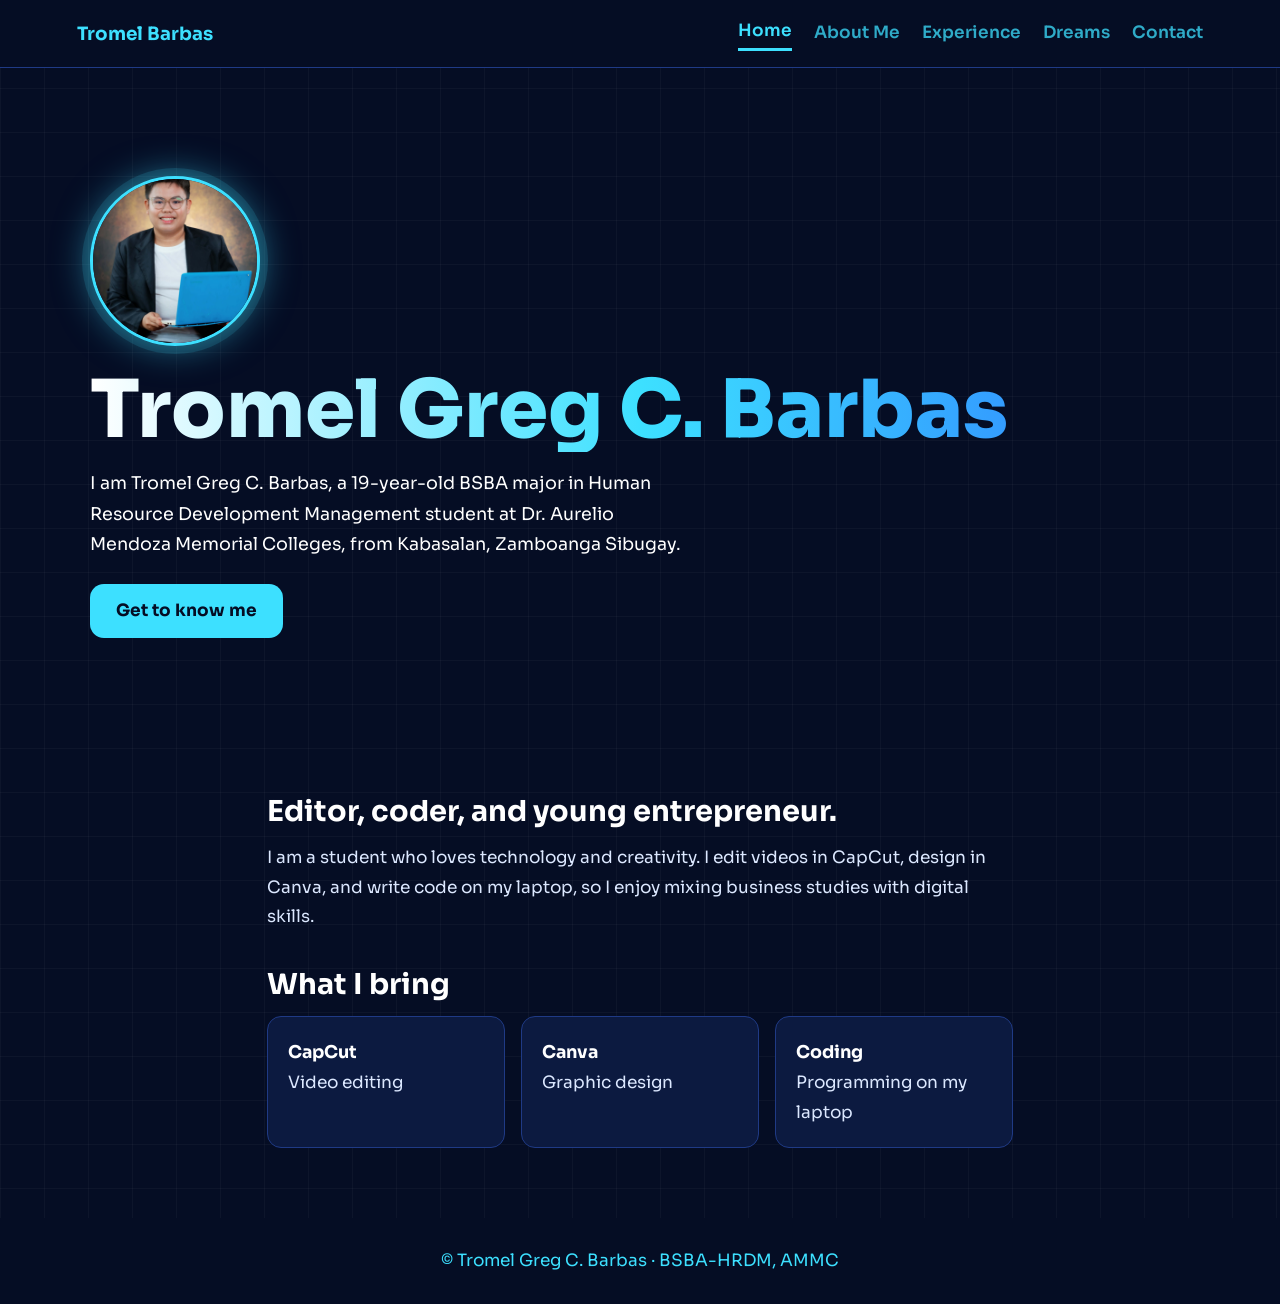
<file: index.html>
<!doctype html><html lang="en"><head><meta charset="utf-8"><meta name="viewport" content="width=device-width,initial-scale=1"><title>Tromel Greg C. Barbas | Tromel Greg C. Barbas</title><link href="https://fonts.googleapis.com/css2?family=Sora:wght@400;700;800&display=swap" rel="stylesheet"><link rel="stylesheet" href="style.css"></head><body><nav><b>Tromel Barbas</b><a href="index.html" class=on>Home</a><a href="about.html">About Me</a><a href="experience.html">Experience</a><a href="dreams.html">Dreams</a><a href="contact.html">Contact</a></nav><div class="hero"><div class=av>TB<img src="./IMAGES/2fb6fc82-ff66-4c26-a3b5-e8c35919c3fe.jfif" alt="Tromel Barbas" onerror="this.remove()"></div><h1>Tromel Greg C. Barbas</h1><p>I am Tromel Greg C. Barbas, a 19-year-old BSBA major in Human Resource Development Management student at Dr. Aurelio Mendoza Memorial Colleges, from Kabasalan, Zamboanga Sibugay.</p><a class=btn href=about.html>Get to know me</a></div><main><h2>Editor, coder, and young entrepreneur.</h2><p>I am a student who loves technology and creativity. I edit videos in CapCut, design in Canva, and write code on my laptop, so I enjoy mixing business studies with digital skills.</p><h2>What I bring</h2><div class=g><div class=c><b>CapCut</b>Video editing</div><div class=c><b>Canva</b>Graphic design</div><div class=c><b>Coding</b>Programming on my laptop</div></div></main><footer>© Tromel Greg C. Barbas · BSBA-HRDM, AMMC</footer></body></html>
</file>
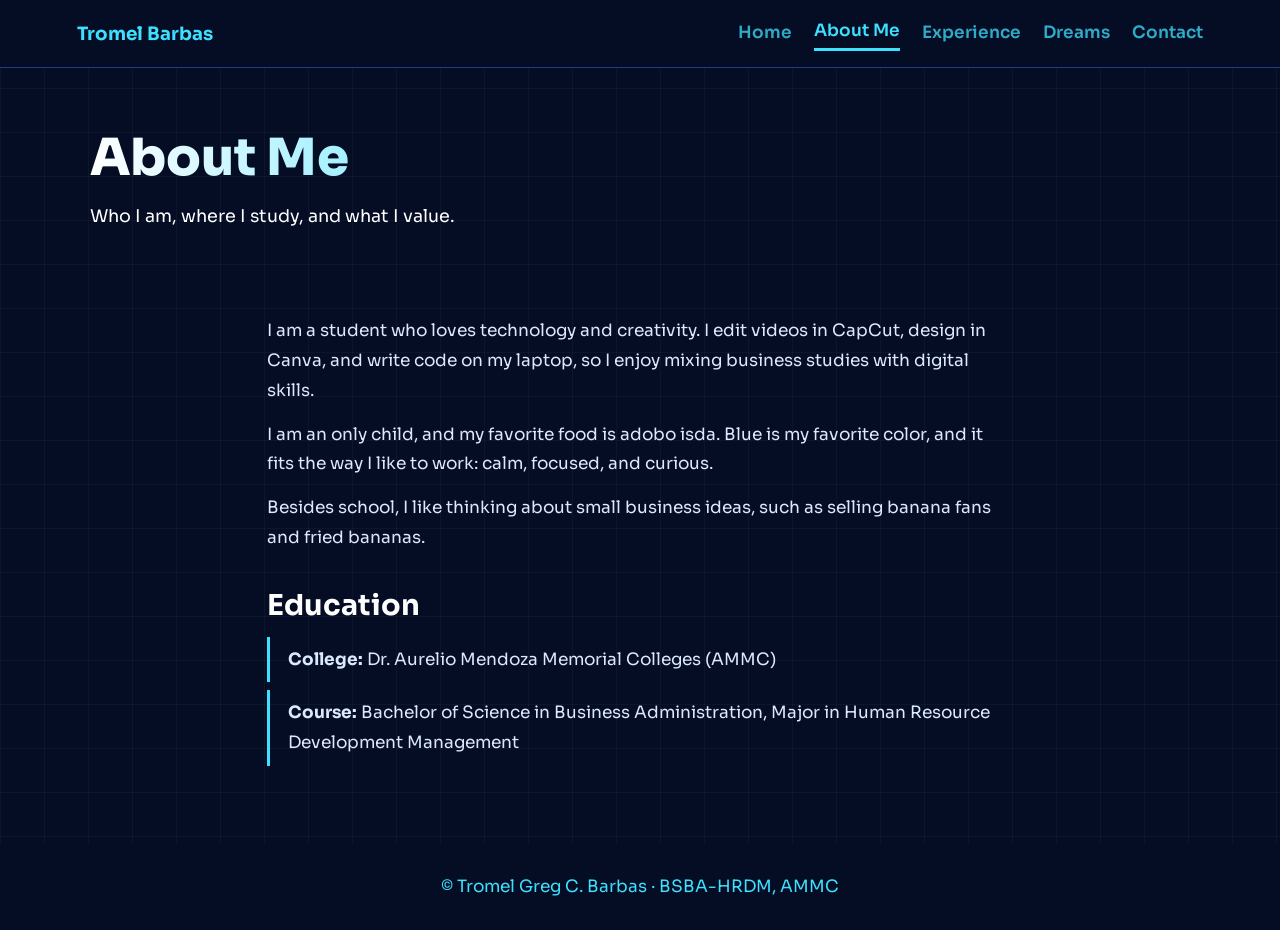
<file: about.html>
<!doctype html><html lang="en"><head><meta charset="utf-8"><meta name="viewport" content="width=device-width,initial-scale=1"><title>About Me | Tromel Greg C. Barbas</title><link href="https://fonts.googleapis.com/css2?family=Sora:wght@400;700;800&display=swap" rel="stylesheet"><link rel="stylesheet" href="style.css"></head><body><nav><b>Tromel Barbas</b><a href="index.html">Home</a><a href="about.html" class=on>About Me</a><a href="experience.html">Experience</a><a href="dreams.html">Dreams</a><a href="contact.html">Contact</a></nav><div class="hero sm"><h1>About Me</h1><p>Who I am, where I study, and what I value.</p></div><main><p>I am a student who loves technology and creativity. I edit videos in CapCut, design in Canva, and write code on my laptop, so I enjoy mixing business studies with digital skills.</p><p>I am an only child, and my favorite food is adobo isda. Blue is my favorite color, and it fits the way I like to work: calm, focused, and curious.</p><p>Besides school, I like thinking about small business ideas, such as selling banana fans and fried bananas.</p><h2>Education</h2><ul><li><b>College:</b> Dr. Aurelio Mendoza Memorial Colleges (AMMC)</li><li><b>Course:</b> Bachelor of Science in Business Administration, Major in Human Resource Development Management</li></ul></main><footer>© Tromel Greg C. Barbas · BSBA-HRDM, AMMC</footer></body></html>
</file>
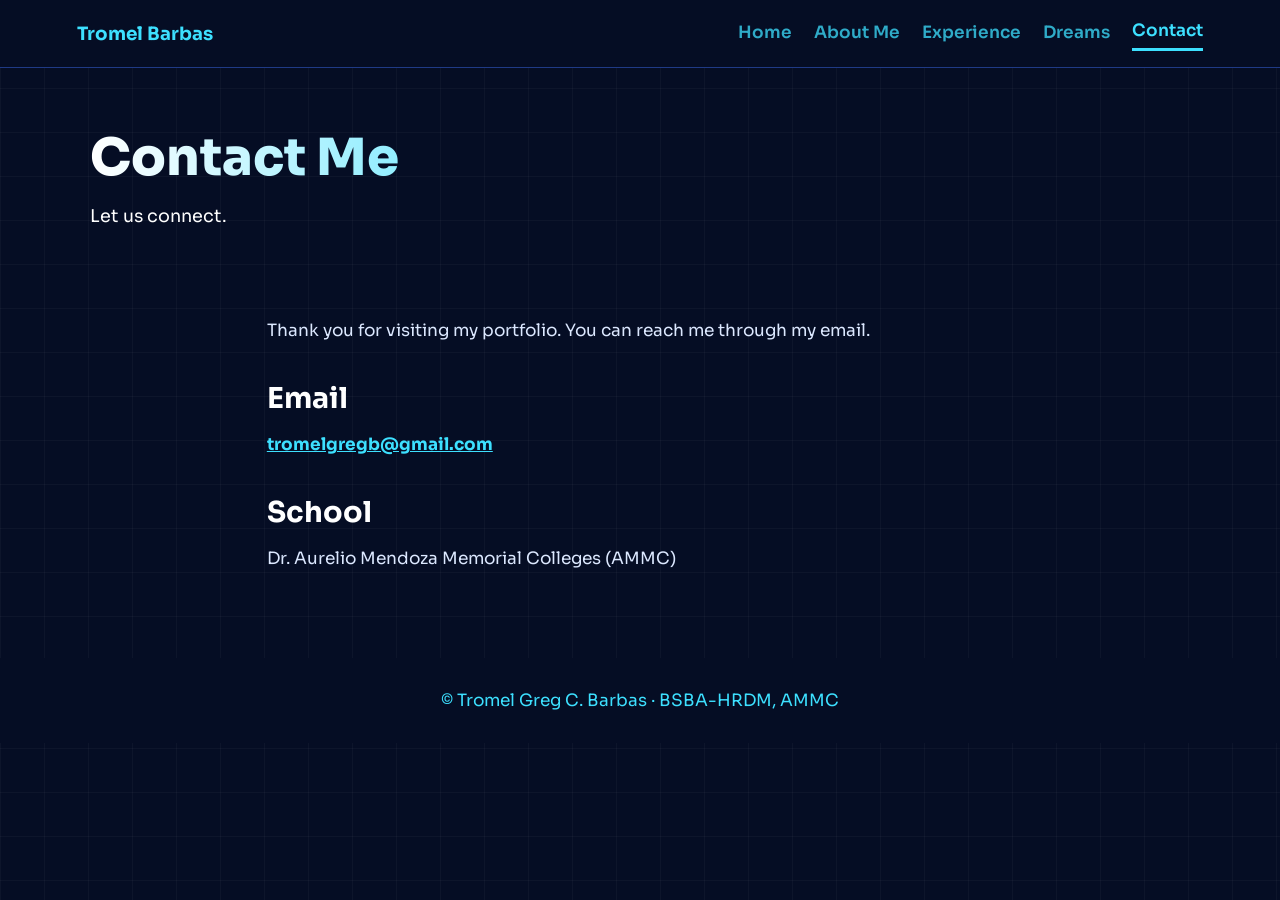
<file: contact.html>
<!doctype html><html lang="en"><head><meta charset="utf-8"><meta name="viewport" content="width=device-width,initial-scale=1"><title>Contact Me | Tromel Greg C. Barbas</title><link href="https://fonts.googleapis.com/css2?family=Sora:wght@400;700;800&display=swap" rel="stylesheet"><link rel="stylesheet" href="style.css"></head><body><nav><b>Tromel Barbas</b><a href="index.html">Home</a><a href="about.html">About Me</a><a href="experience.html">Experience</a><a href="dreams.html">Dreams</a><a href="contact.html" class=on>Contact</a></nav><div class="hero sm"><h1>Contact Me</h1><p>Let us connect.</p></div><main><p>Thank you for visiting my portfolio. You can reach me through my email.</p><h2>Email</h2><p><a href="mailto:tromelgregb@gmail.com">tromelgregb@gmail.com</a></p><h2>School</h2><p>Dr. Aurelio Mendoza Memorial Colleges (AMMC)</p></main><footer>© Tromel Greg C. Barbas · BSBA-HRDM, AMMC</footer></body></html>
</file>
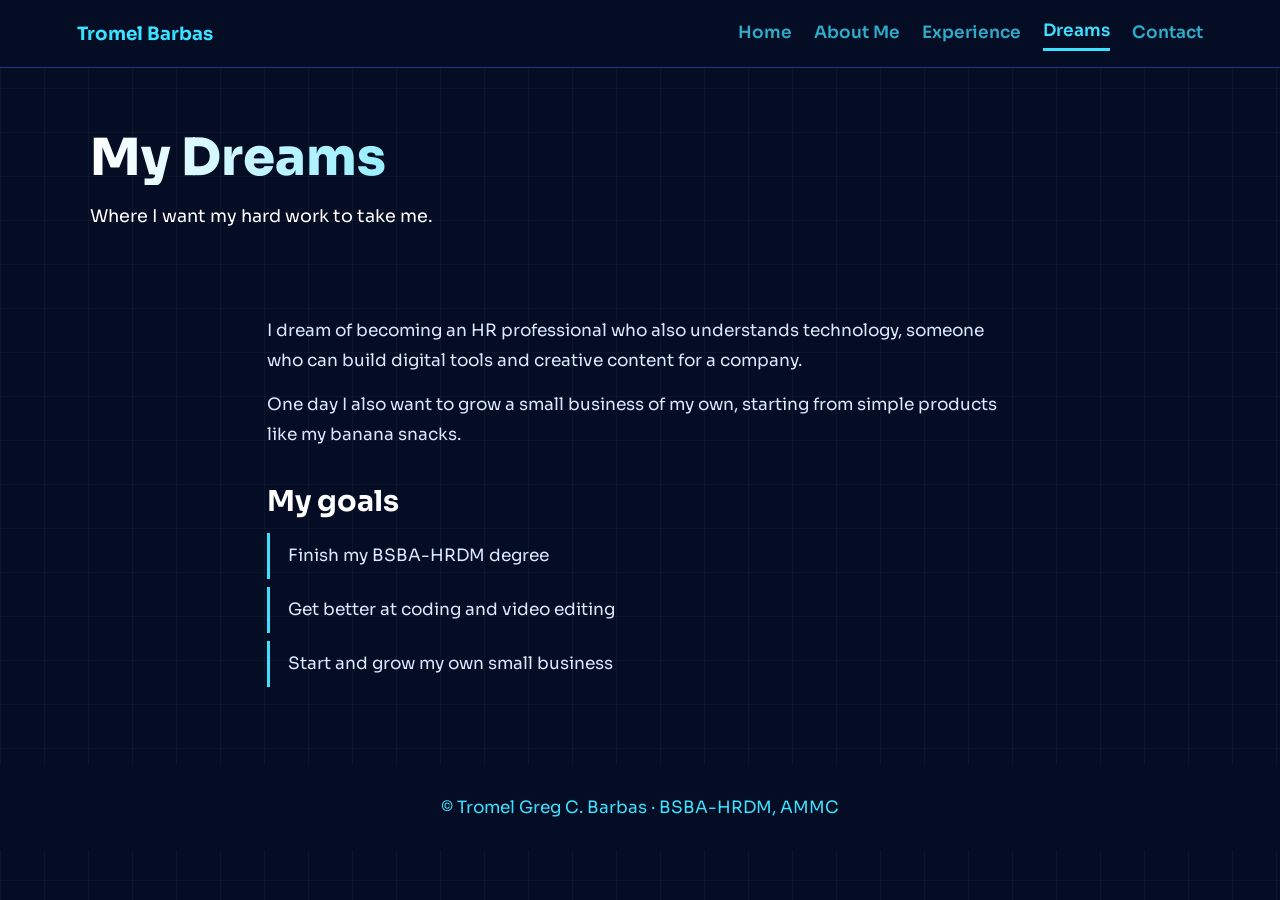
<file: dreams.html>
<!doctype html><html lang="en"><head><meta charset="utf-8"><meta name="viewport" content="width=device-width,initial-scale=1"><title>My Dreams | Tromel Greg C. Barbas</title><link href="https://fonts.googleapis.com/css2?family=Sora:wght@400;700;800&display=swap" rel="stylesheet"><link rel="stylesheet" href="style.css"></head><body><nav><b>Tromel Barbas</b><a href="index.html">Home</a><a href="about.html">About Me</a><a href="experience.html">Experience</a><a href="dreams.html" class=on>Dreams</a><a href="contact.html">Contact</a></nav><div class="hero sm"><h1>My Dreams</h1><p>Where I want my hard work to take me.</p></div><main><p>I dream of becoming an HR professional who also understands technology, someone who can build digital tools and creative content for a company.</p><p>One day I also want to grow a small business of my own, starting from simple products like my banana snacks.</p><h2>My goals</h2><ul><li>Finish my BSBA-HRDM degree</li><li>Get better at coding and video editing</li><li>Start and grow my own small business</li></ul></main><footer>© Tromel Greg C. Barbas · BSBA-HRDM, AMMC</footer></body></html>
</file>
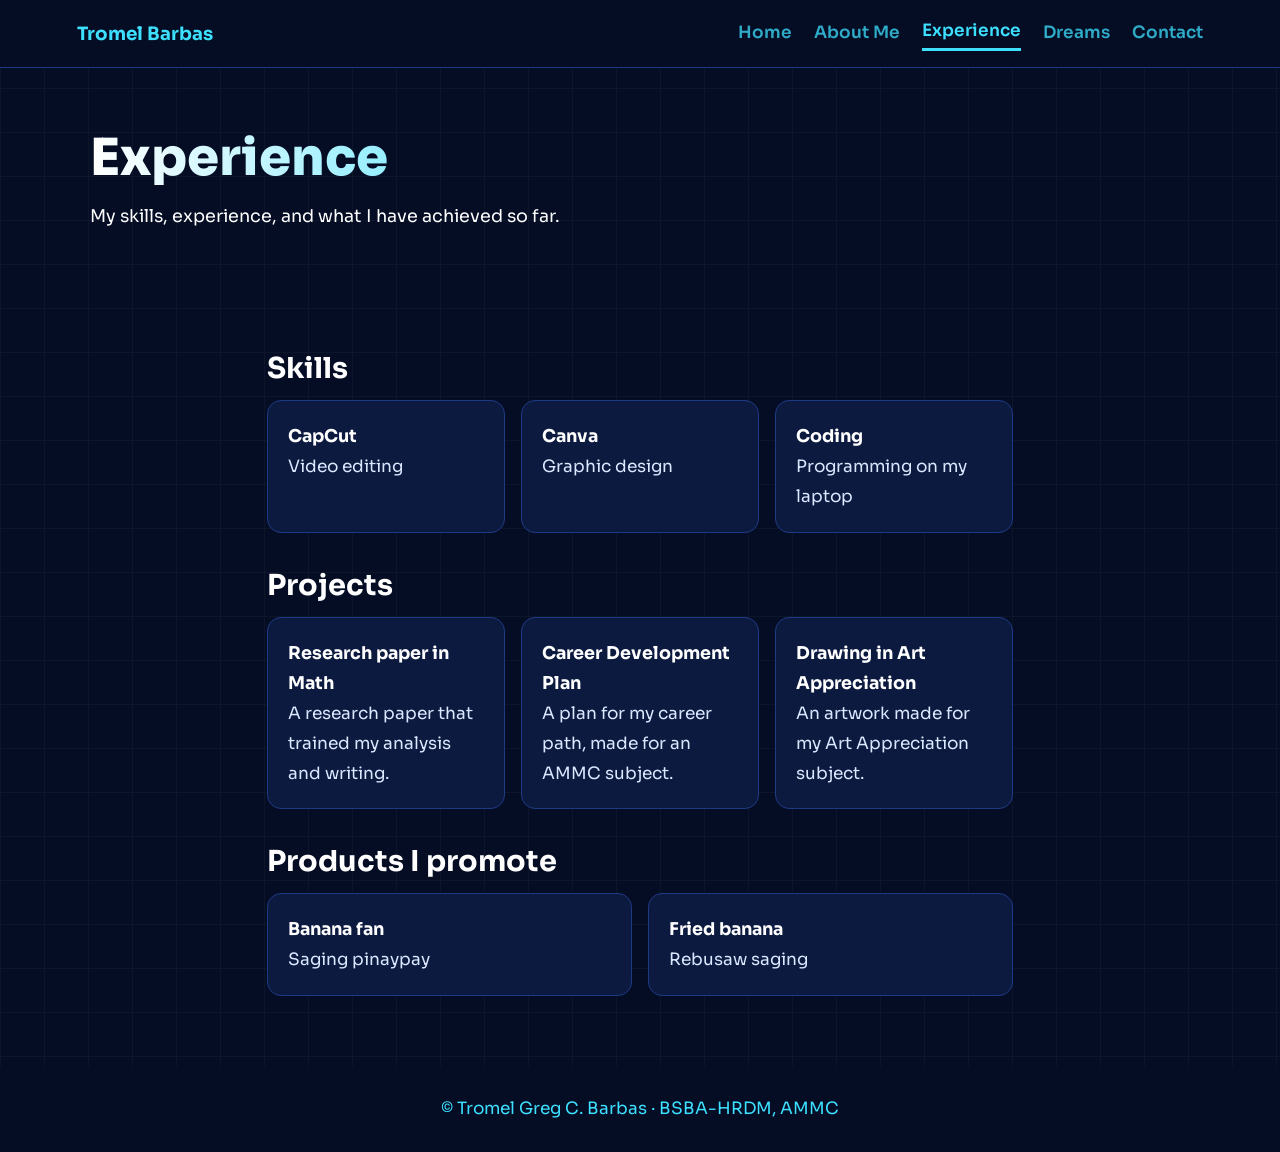
<file: experience.html>
<!doctype html><html lang="en"><head><meta charset="utf-8"><meta name="viewport" content="width=device-width,initial-scale=1"><title>Experience | Tromel Greg C. Barbas</title><link href="https://fonts.googleapis.com/css2?family=Sora:wght@400;700;800&display=swap" rel="stylesheet"><link rel="stylesheet" href="style.css"></head><body><nav><b>Tromel Barbas</b><a href="index.html">Home</a><a href="about.html">About Me</a><a href="experience.html" class=on>Experience</a><a href="dreams.html">Dreams</a><a href="contact.html">Contact</a></nav><div class="hero sm"><h1>Experience</h1><p>My skills, experience, and what I have achieved so far.</p></div><main><h2>Skills</h2><div class=g><div class=c><b>CapCut</b>Video editing</div><div class=c><b>Canva</b>Graphic design</div><div class=c><b>Coding</b>Programming on my laptop</div></div><h2>Projects</h2><div class=g><div class=c><b>Research paper in Math</b>A research paper that trained my analysis and writing.</div><div class=c><b>Career Development Plan</b>A plan for my career path, made for an AMMC subject.</div><div class=c><b>Drawing in Art Appreciation</b>An artwork made for my Art Appreciation subject.</div></div><h2>Products I promote</h2><div class=g><div class=c><b>Banana fan</b>Saging pinaypay</div><div class=c><b>Fried banana</b>Rebusaw saging</div></div></main><footer>© Tromel Greg C. Barbas · BSBA-HRDM, AMMC</footer></body></html>
</file>
<file: style.css>
:root{--bg:#050d24;--ink:#dce8ff;--nav:#050d24;--nv:#3de0ff;--ac:#3de0ff;--bi:#050d24;--hb:transparent;--hi:#fff;--cd:#0c1a40;--bd:1px solid #1f3a85;--r:14px;--h2:#fff;--hf:'Sora',serif;--bf:'Sora'}*{box-sizing:border-box;margin:0}body{font:17px/1.75 var(--bf),sans-serif;background:var(--bg);color:var(--ink)}
nav{display:flex;flex-wrap:wrap;gap:6px 22px;align-items:center;padding:16px 6vw;background:var(--nav);position:sticky;top:0;z-index:9}
nav b{font:700 1.15rem var(--hf);color:var(--nv);margin-right:auto}nav a{color:var(--nv);text-decoration:none;font-weight:600;opacity:.75;padding-bottom:2px}nav a.on,nav a:hover{opacity:1;border-bottom:3px solid var(--ac)}
.hero{padding:12vh 7vw 9vh;background:var(--hb);color:var(--hi)}.sm{padding:7vh 7vw 5vh}
h1{font:800 clamp(2.4rem,7vw,5rem)/1.05 var(--hf)}.sm h1{font-size:clamp(2rem,5vw,3.2rem)}.hero p{max-width:34em;margin-top:16px;font-size:1.1rem}
.btn{display:inline-block;margin-top:24px;padding:12px 26px;background:var(--ac);color:var(--bi);text-decoration:none;font-weight:700;border-radius:var(--r)}
main{max-width:900px;margin:auto;padding:40px 6vw 70px}h2{font:700 1.8rem var(--hf);color:var(--h2);margin:34px 0 14px}main p{margin-bottom:14px}
.g{display:grid;grid-template-columns:repeat(auto-fit,minmax(220px,1fr));gap:16px}.c{background:var(--cd);border-radius:var(--r);padding:20px;border:var(--bd)}.c b{display:block;color:var(--h2);font-family:var(--hf);font-size:1.1rem}
ul{padding-left:0;list-style:none}li{padding:8px 0 8px 18px;border-left:3px solid var(--ac);margin-bottom:8px}
.av{display:inline-grid;place-items:center;width:150px;height:150px;border-radius:50%;background:var(--ac);color:var(--bi);font:800 3rem var(--hf);overflow:hidden;position:relative;margin-bottom:22px;border:4px solid var(--hi)}.av img{position:absolute;inset:0;width:100%;height:100%;object-fit:cover}
footer{text-align:center;padding:28px;background:var(--nav);color:var(--nv)}main a{color:var(--ac);font-weight:700}body{background-image:linear-gradient(#ffffff08 1px,transparent 1px),linear-gradient(90deg,#ffffff08 1px,transparent 1px);background-size:44px 44px}h1{background:linear-gradient(90deg,#fff,#3de0ff,#2f7bff);-webkit-background-clip:text;background-clip:text;color:transparent}.c:hover{border-color:#3de0ff;box-shadow:0 0 28px #3de0ff44}nav{border-bottom:1px solid #1f3a85}.av{width:170px;height:170px;border:3px solid #3de0ff;border-radius:50%;box-shadow:0 0 0 8px #3de0ff22,0 0 36px #3de0ff88;background:#0c1a40;color:#3de0ff}
</file>
